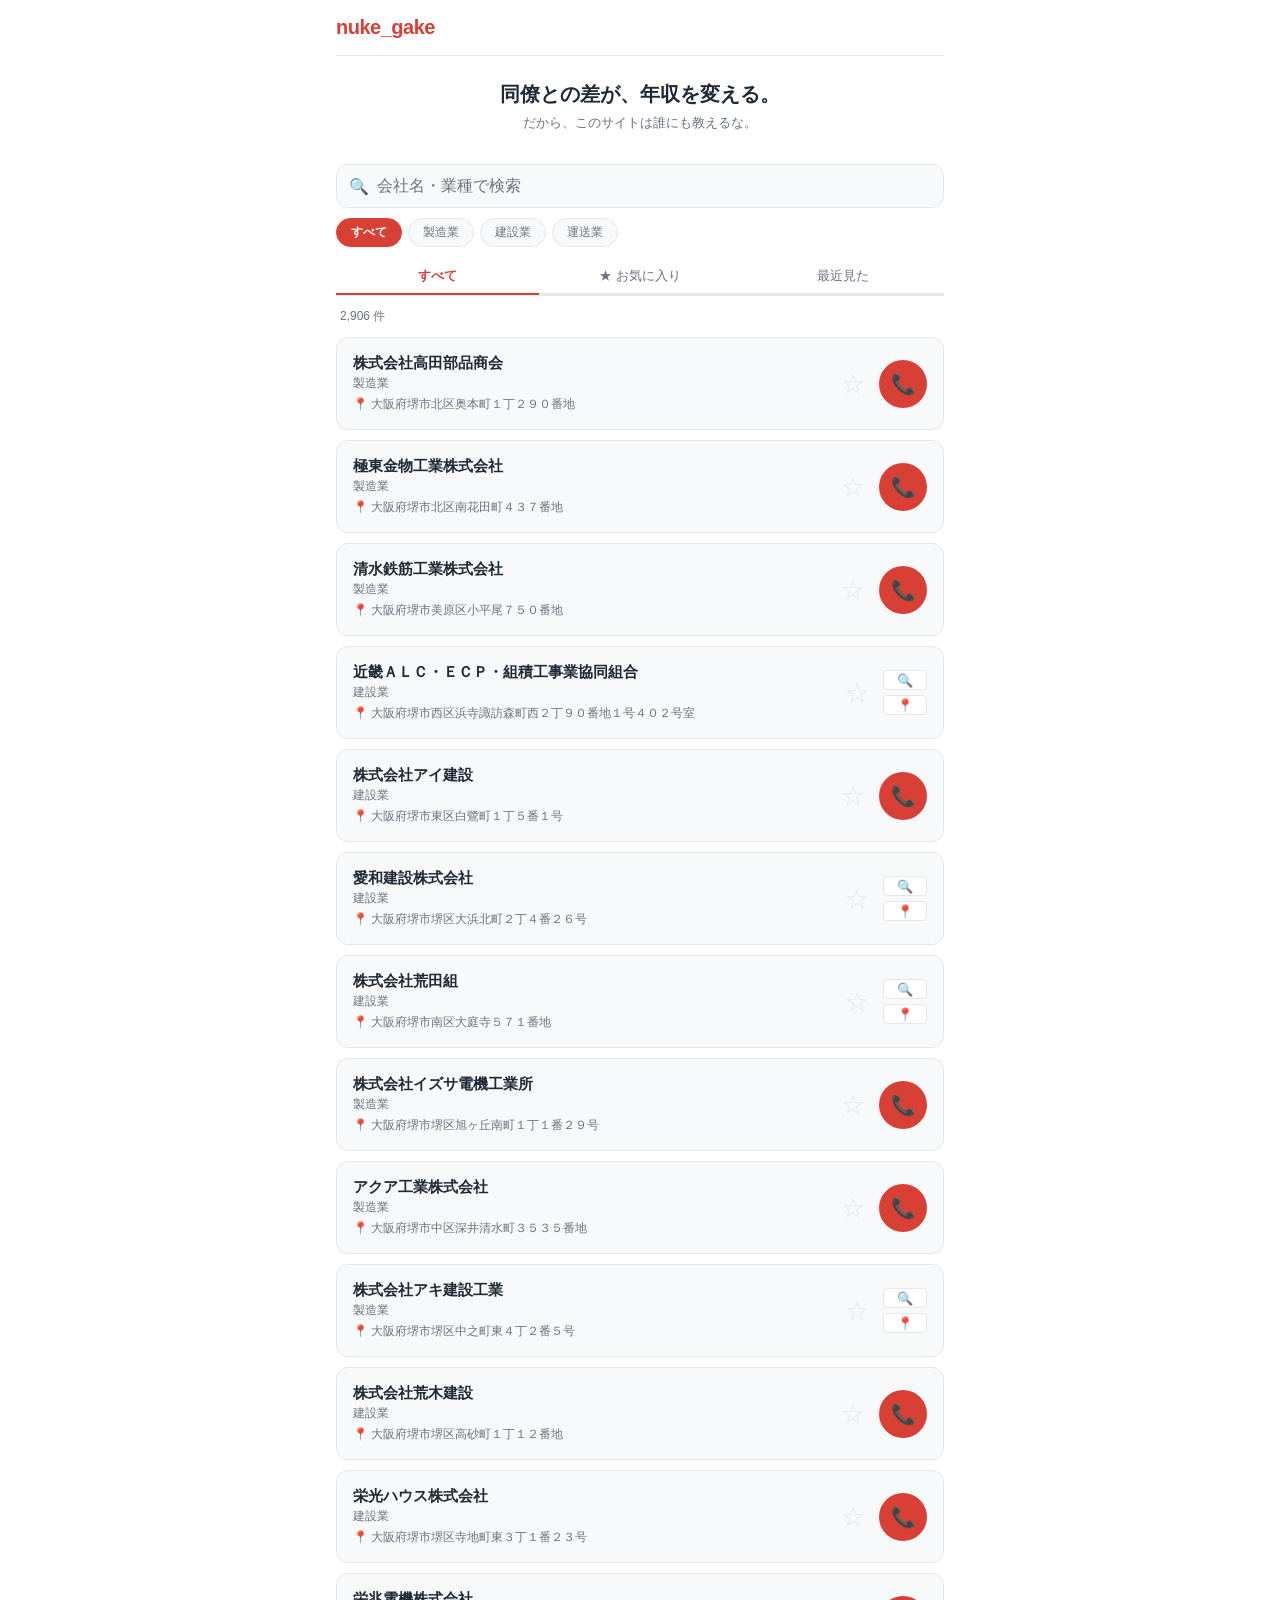
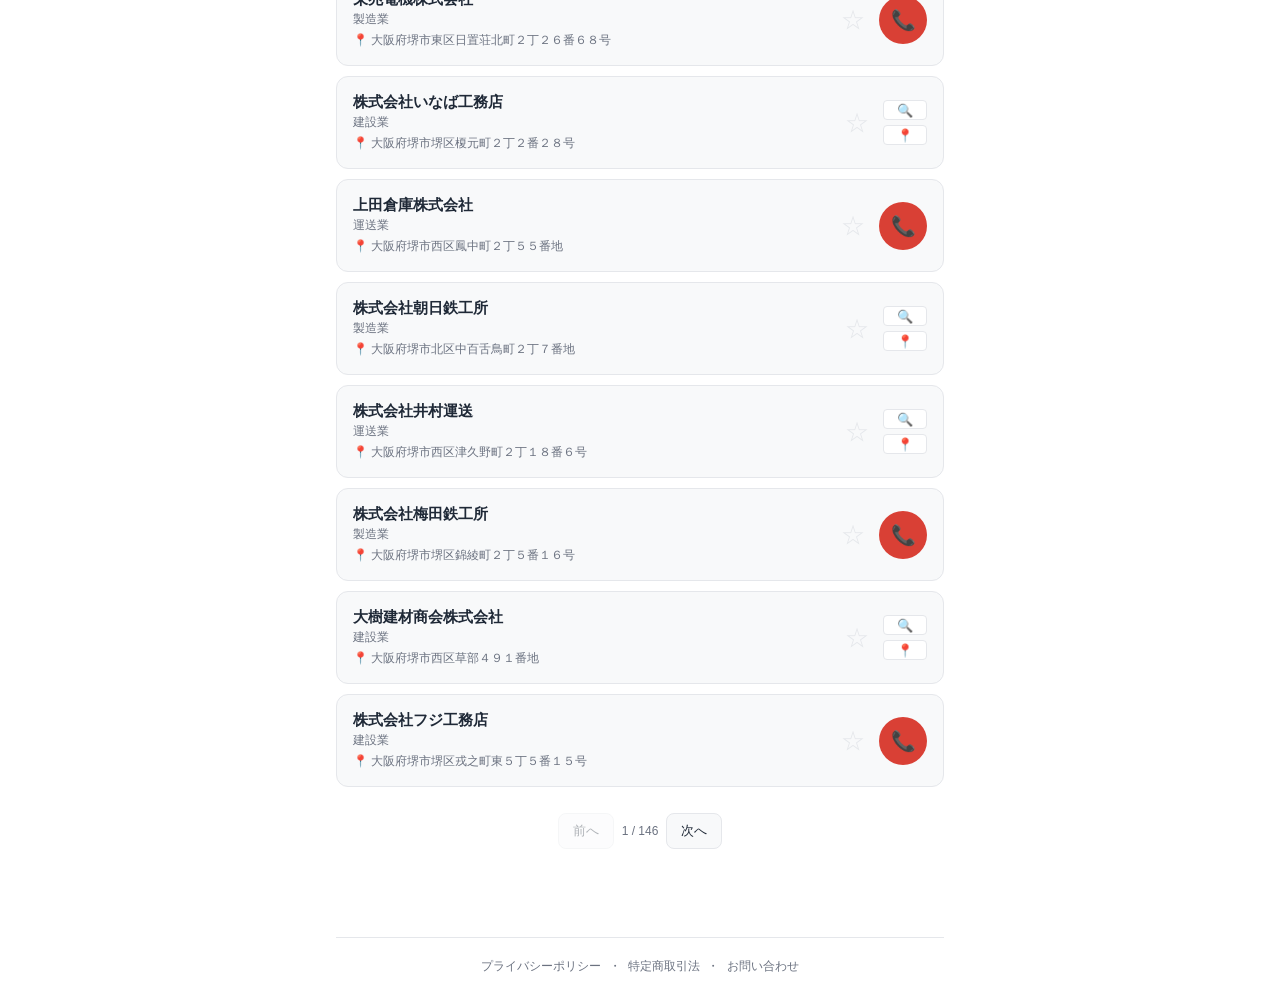
<file: docs/index.html>
<!DOCTYPE html>
<html lang="ja">
<head>
  <meta charset="UTF-8">
  <meta name="viewport" content="width=device-width, initial-scale=1.0, maximum-scale=1.0">
  <meta name="theme-color" content="#D94035">
  <title>nuke_gake — 同僚との差が、年収を変える。</title>
  <meta name="description" content="地域の法人情報を手軽に検索。営業マンのためのツール。">
  <meta property="og:title" content="nuke_gake — 同僚との差が、年収を変える。">
  <meta property="og:description" content="だから、このサイトは誰にも教えるな。">
  <meta property="og:type" content="website">
  <link rel="manifest" href="manifest.json">
  <link rel="apple-touch-icon" href="assets/icon.svg">
  <script async src="https://www.googletagmanager.com/gtag/js?id=G-FH6LM8LSXQ"></script>
  <script>
    window.dataLayer = window.dataLayer || [];
    function gtag(){dataLayer.push(arguments);}
    gtag('js', new Date());
    gtag('config', 'G-FH6LM8LSXQ');
  </script>
  <link rel="stylesheet" href="style.css">
</head>
<body>

<header class="header">
  <div class="logo">nuke_gake</div>
</header>

<div class="hero">
  <p class="hero-main">同僚との差が、年収を変える。</p>
  <p class="hero-sub">だから、このサイトは誰にも教えるな。</p>
</div>

<div class="search-area">
  <div class="search-box">
    <span class="search-icon">🔍</span>
    <input type="search" id="search-input" class="search-input" placeholder="会社名・業種で検索" autocomplete="off">
    <button class="search-clear" id="search-clear" aria-label="クリア">✕</button>
  </div>
  <div class="industry-filters" id="industry-filters">
    <button class="industry-chip active" data-industry="">すべて</button>
    <button class="industry-chip" data-industry="製造業">製造業</button>
    <button class="industry-chip" data-industry="建設業">建設業</button>
    <button class="industry-chip" data-industry="運送業">運送業</button>
  </div>
  <div class="view-tabs">
    <button class="tab active" data-view="all">すべて</button>
    <button class="tab" data-view="favorites">★ お気に入り</button>
    <button class="tab" data-view="recent">最近見た</button>
  </div>
</div>

<main class="results" id="results"></main>

<div class="pagination" id="pagination"></div>

<footer class="footer">
  <a href="privacy.html">プライバシーポリシー</a>
  <span class="footer-sep">・</span>
  <a href="tokushoho.html">特定商取引法</a>
  <span class="footer-sep">・</span>
  <a href="contact.html">お問い合わせ</a>
</footer>

<script src="app.js"></script>
</body>
</html>
</file>
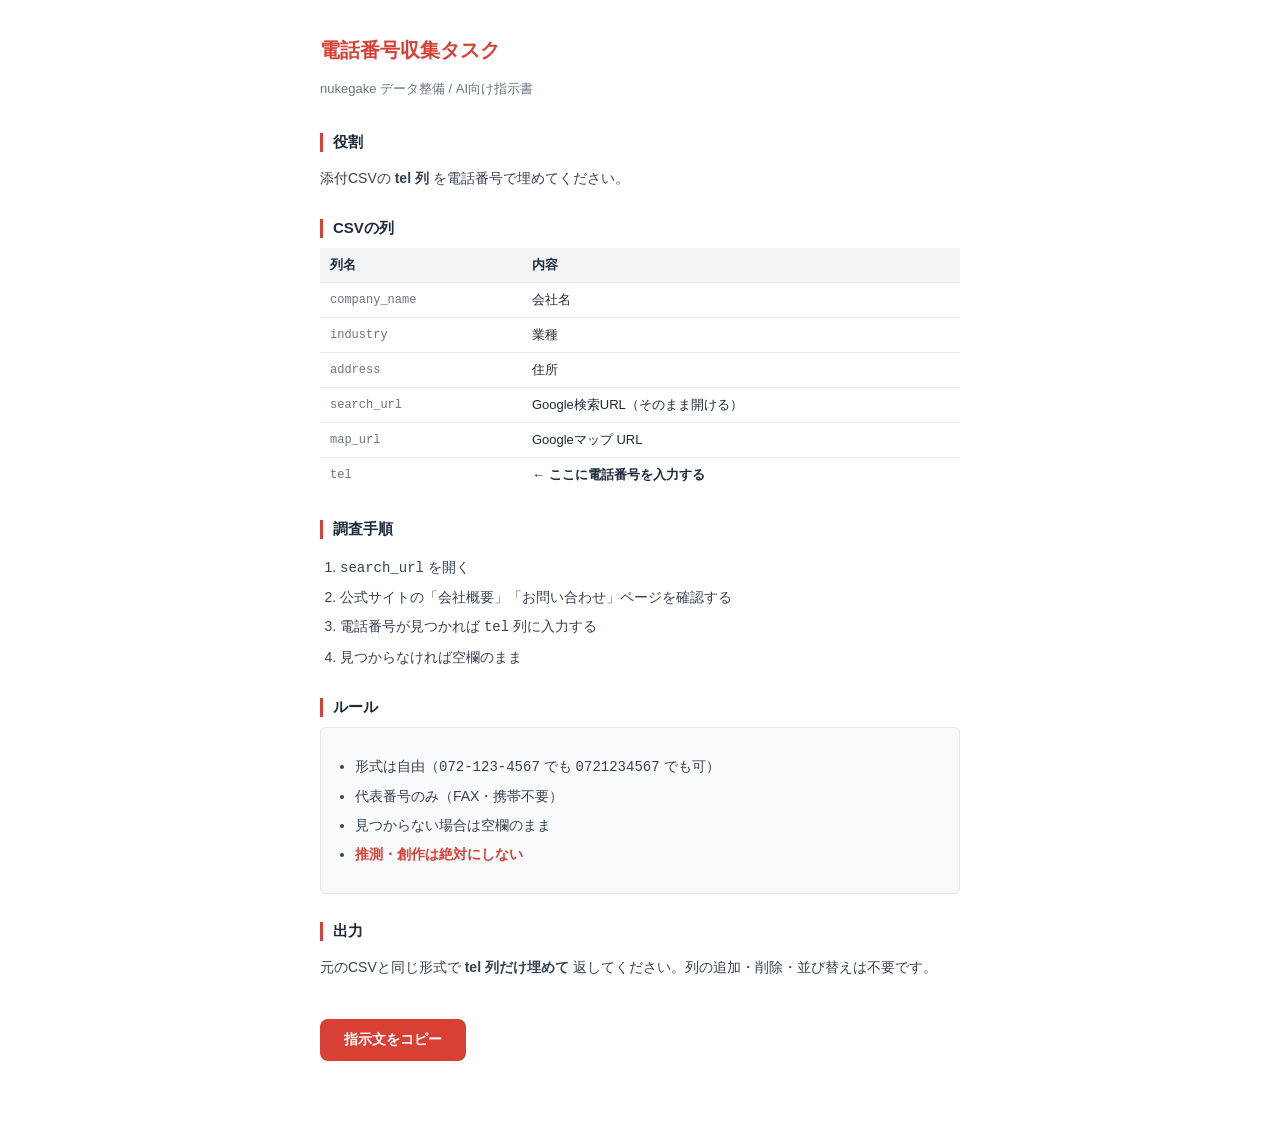
<file: docs/collect.html>
<!DOCTYPE html>
<html lang="ja">
<head>
  <meta charset="UTF-8">
  <meta name="viewport" content="width=device-width, initial-scale=1.0">
  <title>電話番号収集タスク — nukegake</title>
  <style>
    body {
      font-family: -apple-system, BlinkMacSystemFont, 'Hiragino Sans', 'Yu Gothic UI', sans-serif;
      max-width: 640px;
      margin: 0 auto;
      padding: 24px 16px 64px;
      color: #1F2937;
      background: #fff;
    }
    h1 { font-size: 20px; font-weight: 800; color: #D94035; margin-bottom: 4px; }
    .sub { font-size: 13px; color: #6B7280; margin-bottom: 32px; }
    h2 { font-size: 15px; font-weight: 700; margin: 28px 0 10px; border-left: 3px solid #D94035; padding-left: 10px; }
    p, li { font-size: 14px; line-height: 1.8; color: #374151; }
    ul, ol { padding-left: 20px; }
    li { margin-bottom: 4px; }
    table { width: 100%; border-collapse: collapse; font-size: 13px; margin-top: 8px; }
    th { background: #F3F4F6; text-align: left; padding: 8px 10px; font-weight: 600; }
    td { padding: 8px 10px; border-top: 1px solid #E5E7EB; }
    td:first-child { font-family: monospace; font-size: 12px; color: #6B7280; }
    .highlight { background: #FEF2F2; border: 1px solid #FECACA; border-radius: 6px; padding: 10px 14px; margin-top: 8px; font-size: 14px; }
    .rule { background: #F9FAFB; border: 1px solid #E5E7EB; border-radius: 6px; padding: 10px 14px; margin-top: 8px; }
    .rule li { color: #374151; }
    .rule li strong { color: #D94035; }
    .copy-btn {
      display: inline-block;
      margin-top: 24px;
      background: #D94035;
      color: #fff;
      border: none;
      border-radius: 8px;
      padding: 12px 24px;
      font-size: 14px;
      font-weight: 700;
      cursor: pointer;
      font-family: inherit;
    }
    .copy-btn:active { background: #B52A20; }
    #prompt-text {
      display: none;
    }
  </style>
</head>
<body>

  <h1>電話番号収集タスク</h1>
  <p class="sub">nukegake データ整備 / AI向け指示書</p>

  <h2>役割</h2>
  <p>添付CSVの <strong>tel 列</strong> を電話番号で埋めてください。</p>

  <h2>CSVの列</h2>
  <table>
    <tr><th>列名</th><th>内容</th></tr>
    <tr><td>company_name</td><td>会社名</td></tr>
    <tr><td>industry</td><td>業種</td></tr>
    <tr><td>address</td><td>住所</td></tr>
    <tr><td>search_url</td><td>Google検索URL（そのまま開ける）</td></tr>
    <tr><td>map_url</td><td>Googleマップ URL</td></tr>
    <tr><td>tel</td><td>← <strong>ここに電話番号を入力する</strong></td></tr>
  </table>

  <h2>調査手順</h2>
  <ol>
    <li><code>search_url</code> を開く</li>
    <li>公式サイトの「会社概要」「お問い合わせ」ページを確認する</li>
    <li>電話番号が見つかれば <code>tel</code> 列に入力する</li>
    <li>見つからなければ空欄のまま</li>
  </ol>

  <h2>ルール</h2>
  <div class="rule">
    <ul>
      <li>形式は自由（<code>072-123-4567</code> でも <code>0721234567</code> でも可）</li>
      <li>代表番号のみ（FAX・携帯不要）</li>
      <li>見つからない場合は空欄のまま</li>
      <li><strong>推測・創作は絶対にしない</strong></li>
    </ul>
  </div>

  <h2>出力</h2>
  <p>元のCSVと同じ形式で <strong>tel 列だけ埋めて</strong> 返してください。列の追加・削除・並び替えは不要です。</p>

  <button class="copy-btn" onclick="copyPrompt()">指示文をコピー</button>

  <pre id="prompt-text">
# 電話番号収集タスク

## 役割
添付CSVのtel列を電話番号で埋めてください。

## CSVの列
- company_name: 会社名
- industry: 業種
- address: 住所
- search_url: Google検索URL（そのまま開ける）
- map_url: GoogleマップURL
- tel: ← ここに電話番号を入力する

## 調査手順
1. search_urlを開く
2. 公式サイトの「会社概要」「お問い合わせ」ページを確認する
3. 電話番号が見つかればtel列に入力する
4. 見つからなければ空欄のまま

## ルール
- 形式は自由（072-123-4567でも0721234567でも可）
- 代表番号のみ（FAX・携帯不要）
- 見つからない場合は空欄のまま
- 推測・創作は絶対にしない

## 出力
元のCSVと同じ形式でtel列だけ埋めて返してください。列の追加・削除・並び替えは不要です。
  </pre>

  <script>
    function copyPrompt() {
      const text = document.getElementById('prompt-text').textContent.trim();
      navigator.clipboard.writeText(text).then(() => {
        const btn = document.querySelector('.copy-btn');
        btn.textContent = 'コピーしました ✓';
        setTimeout(() => { btn.textContent = '指示文をコピー'; }, 2000);
      });
    }
  </script>

</body>
</html>
</file>
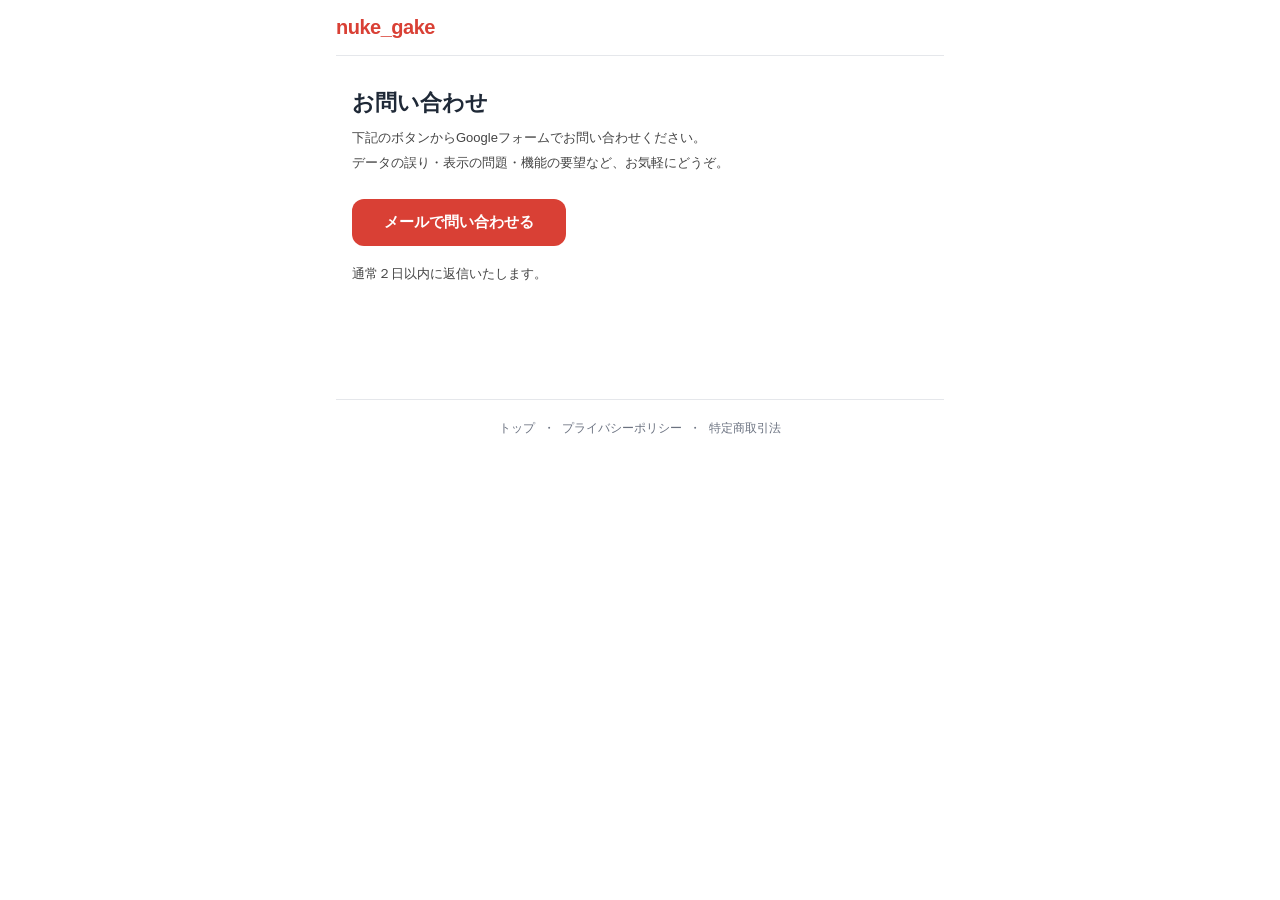
<file: docs/contact.html>
<!DOCTYPE html>
<html lang="ja">
<head>
  <meta charset="UTF-8">
  <meta name="viewport" content="width=device-width, initial-scale=1.0">
  <title>お問い合わせ - nuke_gake</title>
  <link rel="stylesheet" href="style.css">
  <style>
    .contact-body { max-width: 640px; margin: 0 auto; padding: 32px 16px 80px; }
    .contact-body h1 { font-size: 22px; font-weight: 800; margin-bottom: 8px; }
    .contact-body p { font-size: 13px; line-height: 1.9; color: #444; margin-bottom: 24px; }
    .btn-form {
      display: inline-block;
      background: var(--primary);
      color: #fff;
      font-size: 15px;
      font-weight: 700;
      padding: 14px 32px;
      border-radius: var(--radius);
      text-decoration: none;
      transition: background 0.15s;
    }
    .btn-form:hover { background: var(--primary-d); }
    .contact-note { font-size: 12px; color: var(--muted); margin-top: 16px; }
  </style>
</head>
<body>

<header class="header">
  <div class="logo"><a href="index.html" style="color:inherit;text-decoration:none">nuke_gake</a></div>
</header>

<main class="contact-body">
  <h1>お問い合わせ</h1>
  <p>下記のボタンからGoogleフォームでお問い合わせください。<br>
     データの誤り・表示の問題・機能の要望など、お気軽にどうぞ。</p>
  <a href="mailto:info@nukegake.jp" class="btn-form">メールで問い合わせる</a>
  <p class="contact-note">通常２日以内に返信いたします。</p>
</main>

<footer class="footer">
  <a href="index.html">トップ</a>
  <span class="footer-sep">・</span>
  <a href="privacy.html">プライバシーポリシー</a>
  <span class="footer-sep">・</span>
  <a href="tokushoho.html">特定商取引法</a>
</footer>

</body>
</html>
</file>
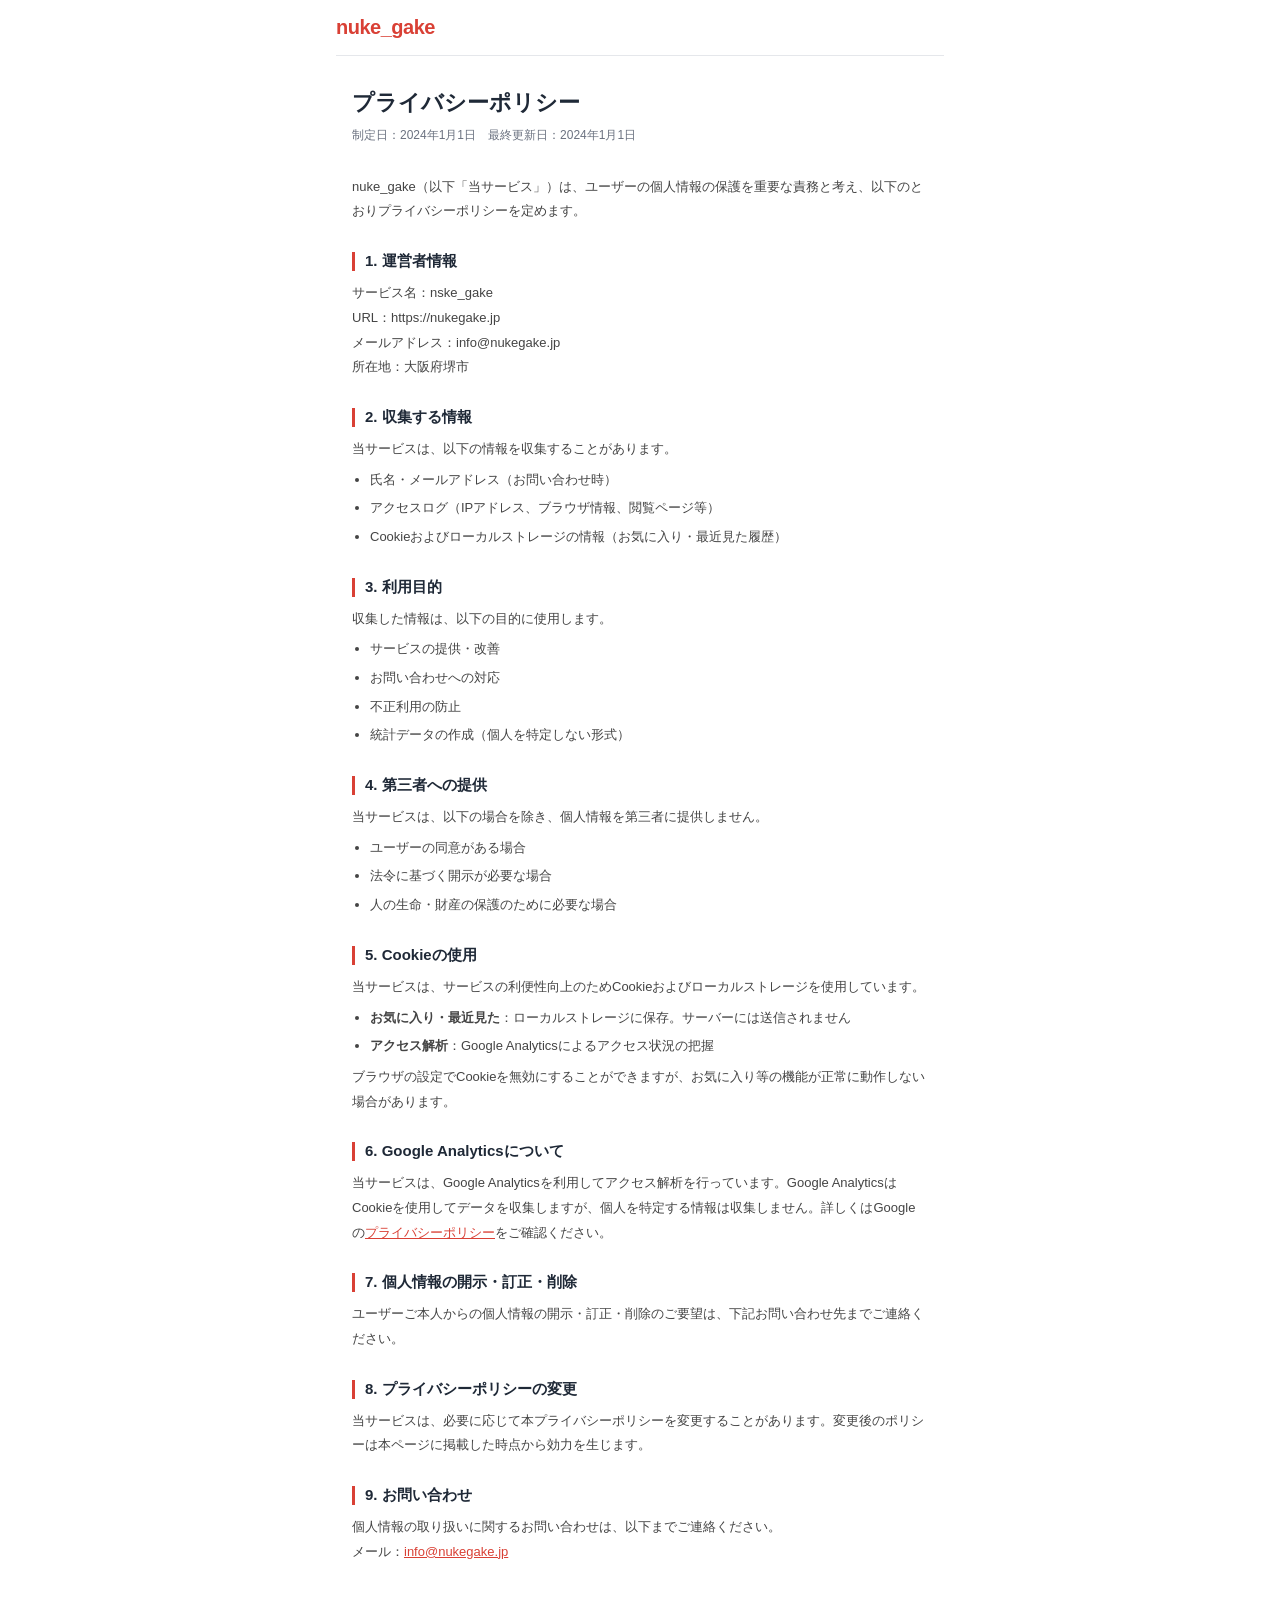
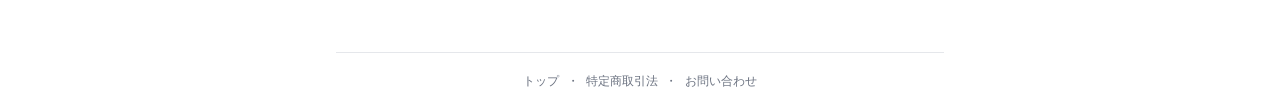
<file: docs/privacy.html>
<!DOCTYPE html>
<html lang="ja">
<head>
  <meta charset="UTF-8">
  <meta name="viewport" content="width=device-width, initial-scale=1.0">
  <title>プライバシーポリシー - nuke_gake</title>
  <meta name="description" content="nuke_gakeのプライバシーポリシー。">
  <link rel="stylesheet" href="style.css">
  <style>
    .legal { max-width: 640px; margin: 0 auto; padding: 32px 16px 80px; }
    .legal h1 { font-size: 22px; font-weight: 800; margin-bottom: 6px; }
    .legal .updated { font-size: 12px; color: var(--muted); margin-bottom: 28px; }
    .legal h2 { font-size: 15px; font-weight: 700; margin: 28px 0 10px; padding-left: 10px; border-left: 3px solid var(--primary); }
    .legal p, .legal li { font-size: 13px; line-height: 1.9; color: #444; }
    .legal ul { padding-left: 18px; margin: 6px 0; }
    .legal li { margin-bottom: 4px; }
    .legal a { color: var(--primary); }
  </style>
</head>
<body>

<header class="header">
  <div class="logo"><a href="index.html" style="color:inherit;text-decoration:none">nuke_gake</a></div>
</header>

<main class="legal">
  <h1>プライバシーポリシー</h1>
  <p class="updated">制定日：2024年1月1日　最終更新日：2024年1月1日</p>

  <p>nuke_gake（以下「当サービス」）は、ユーザーの個人情報の保護を重要な責務と考え、以下のとおりプライバシーポリシーを定めます。</p>

  <h2>1. 運営者情報</h2>
  <p>サービス名：nske_gake<br>
     URL：https://nukegake.jp<br>
     メールアドレス：info@nukegake.jp<br>
     所在地：大阪府堺市</p>

  <h2>2. 収集する情報</h2>
  <p>当サービスは、以下の情報を収集することがあります。</p>
  <ul>
    <li>氏名・メールアドレス（お問い合わせ時）</li>
    <li>アクセスログ（IPアドレス、ブラウザ情報、閲覧ページ等）</li>
    <li>Cookieおよびローカルストレージの情報（お気に入り・最近見た履歴）</li>
  </ul>

  <h2>3. 利用目的</h2>
  <p>収集した情報は、以下の目的に使用します。</p>
  <ul>
    <li>サービスの提供・改善</li>
    <li>お問い合わせへの対応</li>
    <li>不正利用の防止</li>
    <li>統計データの作成（個人を特定しない形式）</li>
  </ul>

  <h2>4. 第三者への提供</h2>
  <p>当サービスは、以下の場合を除き、個人情報を第三者に提供しません。</p>
  <ul>
    <li>ユーザーの同意がある場合</li>
    <li>法令に基づく開示が必要な場合</li>
    <li>人の生命・財産の保護のために必要な場合</li>
  </ul>

  <h2>5. Cookieの使用</h2>
  <p>当サービスは、サービスの利便性向上のためCookieおよびローカルストレージを使用しています。</p>
  <ul>
    <li><strong>お気に入り・最近見た</strong>：ローカルストレージに保存。サーバーには送信されません</li>
    <li><strong>アクセス解析</strong>：Google Analyticsによるアクセス状況の把握</li>
  </ul>
  <p>ブラウザの設定でCookieを無効にすることができますが、お気に入り等の機能が正常に動作しない場合があります。</p>

  <h2>6. Google Analyticsについて</h2>
  <p>当サービスは、Google Analyticsを利用してアクセス解析を行っています。Google AnalyticsはCookieを使用してデータを収集しますが、個人を特定する情報は収集しません。詳しくはGoogleの<a href="https://policies.google.com/privacy" target="_blank" rel="noopener">プライバシーポリシー</a>をご確認ください。</p>

  <h2>7. 個人情報の開示・訂正・削除</h2>
  <p>ユーザーご本人からの個人情報の開示・訂正・削除のご要望は、下記お問い合わせ先までご連絡ください。</p>

  <h2>8. プライバシーポリシーの変更</h2>
  <p>当サービスは、必要に応じて本プライバシーポリシーを変更することがあります。変更後のポリシーは本ページに掲載した時点から効力を生じます。</p>

  <h2>9. お問い合わせ</h2>
  <p>個人情報の取り扱いに関するお問い合わせは、以下までご連絡ください。<br>
  メール：<a href="mailto:info@nukegake.jp">info@nukegake.jp</a></p>
</main>

<footer class="footer">
  <a href="index.html">トップ</a>
  <span class="footer-sep">・</span>
  <a href="tokushoho.html">特定商取引法</a>
  <span class="footer-sep">・</span>
  <a href="contact.html">お問い合わせ</a>
</footer>

</body>
</html>
</file>
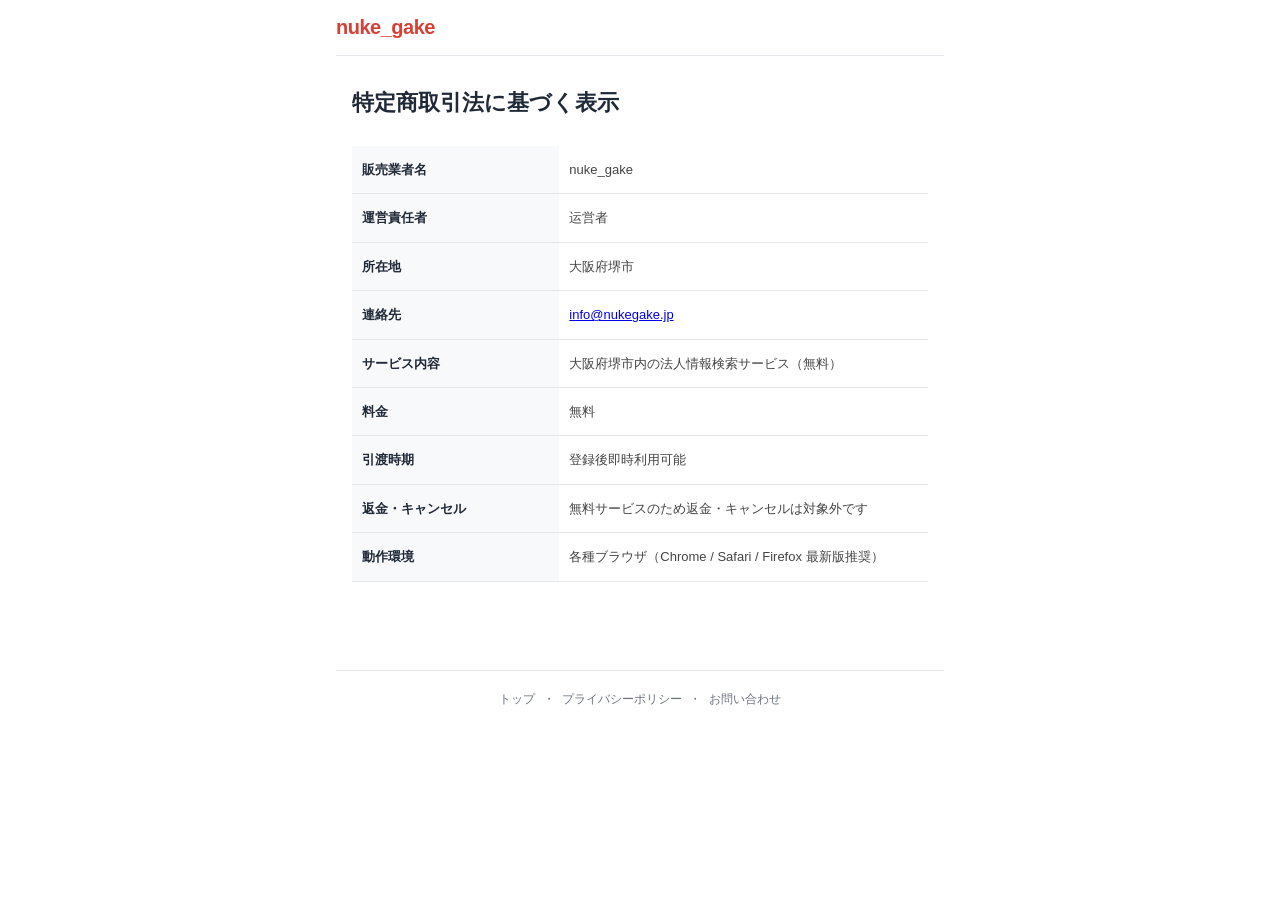
<file: docs/tokushoho.html>
<!DOCTYPE html>
<html lang="ja">
<head>
  <meta charset="UTF-8">
  <meta name="viewport" content="width=device-width, initial-scale=1.0">
  <title>特定商取引法に基づく表示 - nuke_gake</title>
  <link rel="stylesheet" href="style.css">
  <style>
    .legal { max-width: 640px; margin: 0 auto; padding: 32px 16px 80px; }
    .legal h1 { font-size: 22px; font-weight: 800; margin-bottom: 28px; }
    .legal table { width: 100%; border-collapse: collapse; font-size: 13px; }
    .legal th, .legal td { text-align: left; padding: 12px 10px; border-bottom: 1px solid var(--border); vertical-align: top; line-height: 1.8; color: #444; }
    .legal th { width: 36%; font-weight: 600; color: var(--text); background: var(--card-bg); }
  </style>
</head>
<body>

<header class="header">
  <div class="logo"><a href="index.html" style="color:inherit;text-decoration:none">nuke_gake</a></div>
</header>

<main class="legal">
  <h1>特定商取引法に基づく表示</h1>
  <table>
    <tr><th>販売業者名</th><td>nuke_gake</td></tr>
    <tr><th>運営責任者</th><td>运営者</td></tr>
    <tr><th>所在地</th><td>大阪府堺市</td></tr>
    <tr><th>連絡先</th><td><a href="mailto:info@nukegake.jp">info@nukegake.jp</a></td></tr>
    <tr><th>サービス内容</th><td>大阪府堺市内の法人情報検索サービス（無料）</td></tr>
    <tr><th>料金</th><td>無料</td></tr>
    <tr><th>引渡時期</th><td>登録後即時利用可能</td></tr>
    <tr><th>返金・キャンセル</th><td>無料サービスのため返金・キャンセルは対象外です</td></tr>
    <tr><th>動作環境</th><td>各種ブラウザ（Chrome / Safari / Firefox 最新版推奨）</td></tr>
  </table>
</main>

<footer class="footer">
  <a href="index.html">トップ</a>
  <span class="footer-sep">・</span>
  <a href="privacy.html">プライバシーポリシー</a>
  <span class="footer-sep">・</span>
  <a href="contact.html">お問い合わせ</a>
</footer>

</body>
</html>
</file>
<file: docs/style.css>
:root {
  --bg: #FFFFFF;
  --card-bg: #F8F9FA;
  --text: #1F2937;
  --muted: #6B7280;
  --border: #E5E7EB;
  --primary: #D94035;
  --primary-d: #B52A20;
  --radius: 12px;
}

*, *::before, *::after { box-sizing: border-box; margin: 0; padding: 0; }

body {
  background: var(--bg);
  color: var(--text);
  font-family: -apple-system, BlinkMacSystemFont, 'Hiragino Sans', 'Yu Gothic UI', sans-serif;
  max-width: 640px;
  margin: 0 auto;
  padding: 0 16px;
  min-height: 100vh;
}

/* Header */
.header {
  padding: 16px 0;
  border-bottom: 1px solid var(--border);
}
.logo {
  color: var(--primary);
  font-weight: 800;
  font-size: 20px;
  letter-spacing: -0.5px;
}

/* Hero */
.hero {
  padding: 24px 0 20px;
  text-align: center;
}
.hero-main {
  font-size: 20px;
  font-weight: 700;
  color: var(--text);
  line-height: 1.4;
}
.hero-sub {
  font-size: 13px;
  color: var(--muted);
  margin-top: 6px;
}

/* Search */
.search-area {
  position: sticky;
  top: 0;
  background: var(--bg);
  padding: 12px 0 0;
  z-index: 100;
  border-bottom: 1px solid var(--border);
}
.search-box {
  display: flex;
  align-items: center;
  background: var(--card-bg);
  border: 1.5px solid var(--border);
  border-radius: var(--radius);
  padding: 0 12px;
  transition: border-color 0.15s;
}
.search-box:focus-within {
  border-color: var(--primary);
  background: #fff;
}
.search-icon {
  font-size: 16px;
  margin-right: 8px;
  flex-shrink: 0;
}
.search-input {
  flex: 1;
  border: none;
  background: transparent;
  font-size: 16px;
  color: var(--text);
  padding: 12px 0;
  outline: none;
  width: 100%;
}
.search-input::placeholder { color: var(--muted); }
.search-clear {
  background: none;
  border: none;
  color: var(--muted);
  font-size: 14px;
  cursor: pointer;
  padding: 4px;
  display: none;
  flex-shrink: 0;
}
.search-clear.visible { display: block; }

/* Industry filter chips */
.industry-filters {
  display: flex;
  gap: 6px;
  margin-top: 10px;
  overflow-x: auto;
  scrollbar-width: none;
  padding-bottom: 2px;
}
.industry-filters::-webkit-scrollbar { display: none; }
.industry-chip {
  flex-shrink: 0;
  background: var(--card-bg);
  border: 1.5px solid var(--border);
  border-radius: 20px;
  padding: 5px 14px;
  font-size: 12px;
  font-family: inherit;
  color: var(--muted);
  cursor: pointer;
  transition: all 0.15s;
  white-space: nowrap;
}
.industry-chip.active {
  background: var(--primary);
  border-color: var(--primary);
  color: #fff;
  font-weight: 600;
}

/* Tabs */
.view-tabs {
  display: flex;
  margin-top: 10px;
}
.tab {
  flex: 1;
  background: none;
  border: none;
  border-bottom: 2px solid var(--border);
  padding: 8px 0;
  font-size: 13px;
  color: var(--muted);
  cursor: pointer;
  transition: color 0.15s, border-color 0.15s;
  font-family: inherit;
}
.tab.active {
  color: var(--primary);
  border-bottom-color: var(--primary);
  font-weight: 600;
}

/* Results */
.results {
  padding: 12px 0 0;
}
.result-count {
  font-size: 12px;
  color: var(--muted);
  margin-bottom: 12px;
  padding: 0 4px;
}

/* Cards */
.company-card {
  background: var(--card-bg);
  border: 1px solid var(--border);
  border-radius: var(--radius);
  padding: 16px;
  margin-bottom: 10px;
  display: flex;
  align-items: center;
  gap: 12px;
}
.card-info { flex: 1; min-width: 0; }
.card-name {
  font-size: 15px;
  font-weight: 700;
  color: var(--text);
  white-space: nowrap;
  overflow: hidden;
  text-overflow: ellipsis;
}
.card-industry {
  font-size: 12px;
  color: var(--muted);
  margin-top: 2px;
}
.card-address {
  font-size: 12px;
  color: var(--muted);
  margin-top: 4px;
  white-space: nowrap;
  overflow: hidden;
  text-overflow: ellipsis;
}
.card-actions {
  display: flex;
  align-items: center;
  gap: 10px;
  flex-shrink: 0;
}
.btn-tel {
  display: flex;
  align-items: center;
  justify-content: center;
  width: 48px;
  height: 48px;
  background: var(--primary);
  color: #fff;
  border-radius: 50%;
  text-decoration: none;
  font-size: 20px;
  flex-shrink: 0;
  transition: background 0.15s;
}
.btn-tel:hover { background: var(--primary-d); }
.no-tel-actions {
  display: flex;
  flex-direction: column;
  gap: 5px;
  flex-shrink: 0;
  align-items: center;
}
.btn-action {
  display: flex;
  align-items: center;
  justify-content: center;
  width: 44px;
  height: 20px;
  border-radius: 4px;
  font-size: 13px;
  text-decoration: none;
  border: 1px solid var(--border);
  background: var(--bg);
  transition: background 0.15s;
}
.btn-action:hover { background: var(--border); }
.btn-fav {
  background: none;
  border: none;
  font-size: 24px;
  color: var(--border);
  cursor: pointer;
  padding: 4px;
  line-height: 1;
  transition: color 0.15s;
  flex-shrink: 0;
}
.btn-fav.active { color: var(--primary); }

/* Pagination */
.pagination {
  display: flex;
  justify-content: center;
  align-items: center;
  gap: 8px;
  padding: 16px 0 80px;
}
.page-btn {
  background: var(--card-bg);
  border: 1.5px solid var(--border);
  border-radius: 8px;
  padding: 8px 14px;
  font-size: 13px;
  font-family: inherit;
  color: var(--text);
  cursor: pointer;
  transition: all 0.15s;
}
.page-btn:disabled { opacity: 0.35; cursor: default; }
.page-info {
  font-size: 12px;
  color: var(--muted);
}

/* Empty / Loading */
.loading, .empty {
  text-align: center;
  color: var(--muted);
  font-size: 14px;
  padding: 48px 0;
}

/* Footer */
.footer {
  text-align: center;
  padding: 20px 0;
  font-size: 12px;
  color: var(--muted);
  border-top: 1px solid var(--border);
  margin-top: 8px;
}
.footer a { color: var(--muted); text-decoration: none; }
.footer a:hover { color: var(--primary); }
.footer-sep { margin: 0 4px; }
</file>
